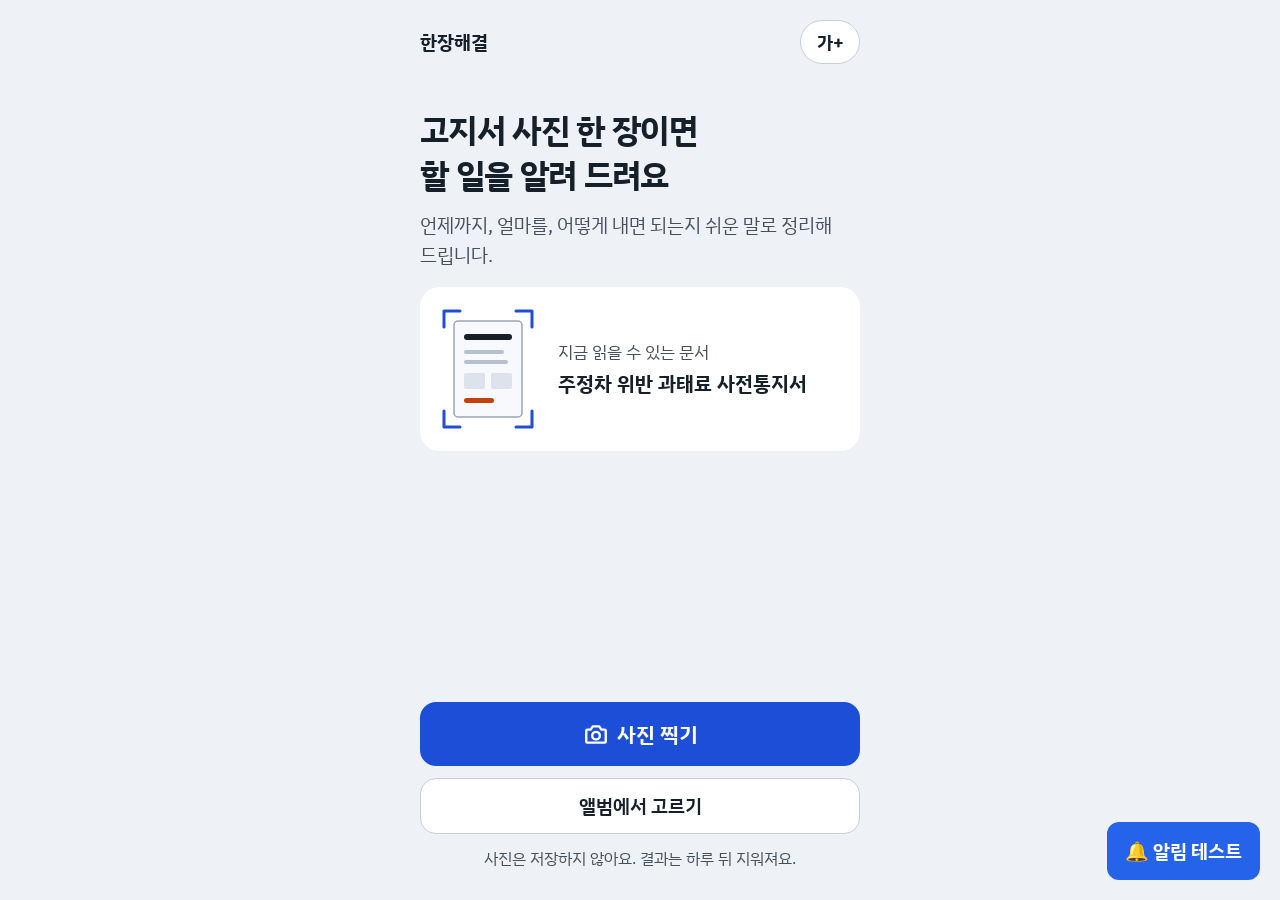
<file: frontend/index.html>
<!doctype html>
<html lang="ko">
<head>

<meta charset="utf-8">
<meta name="viewport" content="width=device-width, initial-scale=1, viewport-fit=cover">
<meta name="theme-color" content="#EEF1F5">
<meta name="description" content="과태료 고지서 사진 한 장으로 마감일과 낼 돈, 할 일을 쉬운 말로 알려 드려요.">
<title>한장해결 · 과태료 고지서 도우미</title>
<link rel="preconnect" href="https://fonts.googleapis.com">
<link rel="preconnect" href="https://fonts.gstatic.com" crossorigin>
<!-- 글꼴은 늦게 와도 화면을 막지 않게 (느린 모바일 데이터 대비). 못 받으면 기본 고딕으로 보인다 -->
<link rel="stylesheet" href="https://fonts.googleapis.com/css2?family=IBM+Plex+Sans+KR:wght@400;500;600;700&display=swap" media="print" onload="this.media='all'">
<link rel="stylesheet" href="css/app.css">
<link rel="manifest" href="/manifest.webmanifest">
<meta name="theme-color" content="#2563eb">
</head>
<body>
<div id="app" class="app"><main class="screen"><p class="lead">한장해결을 여는 중이에요…</p></main></div>
<!-- 카메라(바로 촬영)와 앨범(고르기)은 같은 처리로 이어진다 -->
<input id="file-camera" type="file" accept="image/*" capture="environment" hidden>
<input id="file-album" type="file" accept="image/*" hidden>
<div id="toast" class="toast" role="status" aria-live="polite"></div>
<noscript><p style="padding:24px;font-size:20px">자바스크립트를 켜야 쓸 수 있어요.</p></noscript>
<script type="module" src="js/app.js"></script>

<script>
  // 한장해결AI 2.0 - Service Worker 등록
  if ("serviceWorker" in navigator) {
    window.addEventListener("load", async () => {
      try {
        const registration = await navigator.serviceWorker.register("/sw.js");
        console.log("한장해결AI PWA 등록 성공:", registration.scope);
      } catch (error) {
        console.error("한장해결AI PWA 등록 실패:", error);
      }
    });
  }
</script>


<!-- PWA 알림 테스트용 임시 버튼 -->
<a href="/notify-test.html"
   style="
     position: fixed;
     bottom: 20px;
     right: 20px;
     z-index: 9999;
     padding: 14px 18px;
     background: #2563eb;
     color: white;
     border-radius: 12px;
     text-decoration: none;
     font-weight: bold;
   ">
  🔔 알림 테스트
</a>

</body>
</html>
</file>
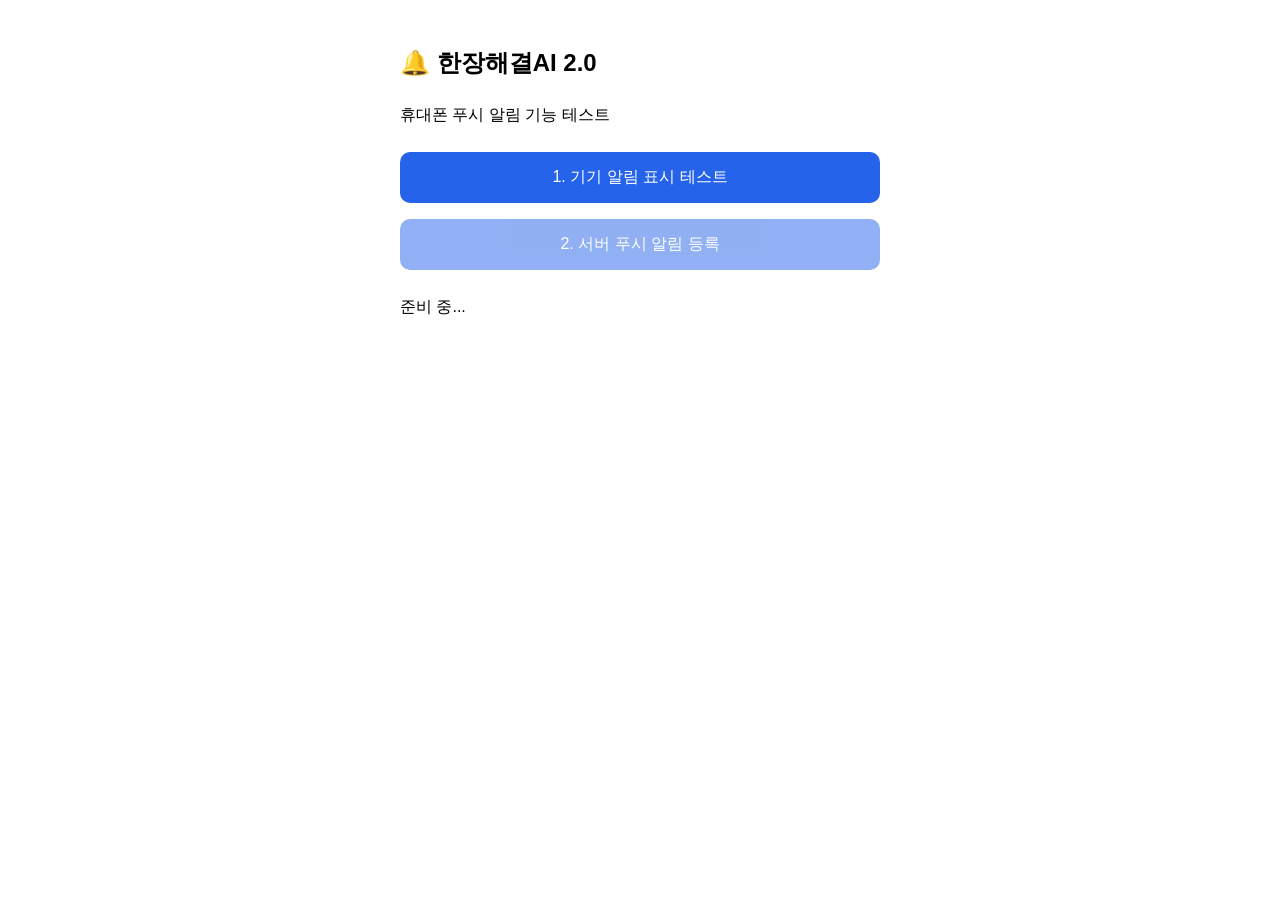
<file: frontend/notify-test.html>
<!DOCTYPE html>
<html lang="ko">
<head>
  <meta charset="UTF-8">
  <meta name="viewport"
        content="width=device-width, initial-scale=1">
  <title>한장해결AI 2.0 알림 테스트</title>
  <style>
    body {
      font-family: sans-serif;
      padding: 24px;
      max-width: 480px;
      margin: auto;
      line-height: 1.6;
    }
    button {
      padding: 15px;
      margin: 8px 0;
      width: 100%;
      border: 0;
      border-radius: 10px;
      background: #2563eb;
      color: white;
      font-size: 16px;
    }
    button:disabled {
      opacity: 0.5;
    }
    #status {
      overflow-wrap: anywhere;
      white-space: pre-wrap;
    }
  </style>
</head>
<body>
  <h2>🔔 한장해결AI 2.0</h2>
  <p>휴대폰 푸시 알림 기능 테스트</p>

  <button id="localBtn">
    1. 기기 알림 표시 테스트
  </button>

  <button id="subscribeBtn" disabled>
    2. 서버 푸시 알림 등록
  </button>

  <p id="status">준비 중...</p>

  <script>
    const localBtn = document.getElementById("localBtn");
    const subscribeBtn = document.getElementById("subscribeBtn");
    const statusEl = document.getElementById("status");

    let publicKey = null;
    let registration = null;

    function show(message) {
      statusEl.textContent = message;
    }

    function toUint8Array(value) {
      const padding = "=".repeat(
        (4 - value.length % 4) % 4
      );

      const base64 = (value + padding)
        .replace(/-/g, "+")
        .replace(/_/g, "/");

      const raw = atob(base64);

      return Uint8Array.from(
        raw,
        char => char.charCodeAt(0)
      );
    }

    // 서버와 Service Worker 준비
    async function initialize() {
      try {
        if (
          !("serviceWorker" in navigator) ||
          !("PushManager" in window) ||
          !("Notification" in window)
        ) {
          show("이 브라우저에서는 푸시 알림을 지원하지 않아요.");
          return;
        }

        await navigator.serviceWorker.register("/sw.js");
        registration = await navigator.serviceWorker.ready;

        const response = await fetch("/api/push/public-key");

        if (!response.ok) {
          throw new Error("서버 공개키를 가져오지 못했어요.");
        }

        const data = await response.json();
        publicKey = data.publicKey;

        subscribeBtn.disabled = false;
        show("✅ 준비 완료! 알림을 등록할 수 있어요.");

      } catch (error) {
        show("준비 오류: " + error.message);
      }
    }

    localBtn.addEventListener("click", async () => {
      try {
        const permission = await Notification.requestPermission();

        if (permission !== "granted") {
          show("알림 권한을 허용해 주세요.");
          return;
        }

        if (!registration) {
          show("Service Worker가 아직 준비되지 않았어요.");
          return;
        }

        await registration.showNotification(
          "한장해결AI 2.0",
          {
            body: "기기 알림 표시 테스트 성공!",
            icon: "/icons/icon-192.png"
          }
        );

        show("✅ 기기 알림 표시 성공!");

      } catch (error) {
        show("오류: " + error.message);
      }
    });

    subscribeBtn.addEventListener("click", async () => {
      try {
        if (!publicKey || !registration) {
          show("준비가 완료되지 않았어요.");
          return;
        }

        const permission = await Notification.requestPermission();

        if (permission !== "granted") {
          show("알림 권한을 허용해 주세요.");
          return;
        }

        // 브라우저 푸시 구독 생성
        let subscription =
          await registration.pushManager.getSubscription();

        if (!subscription) {
          subscription = await registration.pushManager.subscribe({
            userVisibleOnly: true,
            applicationServerKey: toUint8Array(publicKey)
          });
        }

        // 서버에 구독 정보 전송
        const response = await fetch("/api/push/subscribe", {
          method: "POST",
          headers: {
            "Content-Type": "application/json"
          },
          body: JSON.stringify(subscription)
        });

        if (!response.ok) {
          throw new Error(
            "서버 구독 등록 실패: " + response.status
          );
        }

        const result = await response.json();

        show(
          "✅ 서버 푸시 구독 등록 성공!\n\n" +
          "구독 ID:\n" + result.subscription_id
        );

      } catch (error) {
        show("푸시 등록 오류: " + error.message);
      }
    });

    initialize();
  </script>
</body>
</html>
</file>
<file: frontend/css/app.css>
/* 한장해결 — 고령자용 큰 글씨 화면.
   색·크기는 프로토타입(디자인 캔버스)과 같다. 글자 크기는 rem 이라 html.big 하나로 전체가 커진다. */
:root {
  --ground: #EEF1F5;
  --card: #FFFFFF;
  --ink: #15202B;
  --ink-2: #44505E;
  --line: #E2E7EE;
  --line-2: #C7CFDA;
  --action: #1D4ED8;
  --action-dark: #1E3A8A;
  --action-soft: #DDE7F7;
  --deadline: #C2410C;
  --deadline-line: #E6C9B8;
  --passed: #5B6573;
  --attn-bg: #FFF4D6;
  --attn-line: #E2A82B;
  --attn-ink: #4A3200;
  --attn-dot: #8A5A00;
  --ok: #15803D;
  --ok-bg: #E6F4EA;
  --ok-ink: #14532D;
  --info-bg: #E3E9F2;
  --dark: #1B2533;
}
html { font-size: 100%; -webkit-text-size-adjust: 100%; }
html.big { font-size: 112.5%; }
*, *::before, *::after { box-sizing: border-box; }
body {
  margin: 0; background: var(--ground); color: var(--ink);
  font-family: 'IBM Plex Sans KR', 'Apple SD Gothic Neo', 'Malgun Gothic', system-ui, sans-serif;
  font-size: 1.1875rem; line-height: 1.6; word-break: keep-all; overflow-wrap: anywhere;
}
a { color: var(--action); }
a:hover { color: var(--action-dark); }
h1, h2, p, figure, ol, ul { margin: 0; }
button, input { font: inherit; }
:focus-visible { outline: 3px solid var(--action); outline-offset: 2px; border-radius: 6px; }
h1:focus { outline: none; }

.screen {
  max-width: 30rem; margin: 0 auto; min-height: 100vh; min-height: 100dvh;
  padding: 1rem 1.25rem calc(1.75rem + env(safe-area-inset-bottom, 0px));
  display: flex; flex-direction: column; gap: 1rem;
}
.topbar { display: flex; align-items: center; justify-content: space-between; min-height: 3.25rem; }
.brand { font-size: 1.1875rem; font-weight: 700; color: var(--ink); text-decoration: none; min-height: 2.75rem; display: flex; align-items: center; }
.back { display: flex; align-items: center; gap: 0.25rem; min-height: 2.75rem; padding-right: 0.75rem; color: var(--ink); font-size: 1.125rem; font-weight: 600; text-decoration: none; }
.pill { min-height: 2.75rem; min-width: 3.75rem; padding: 0 0.875rem; border: 1.5px solid var(--line-2); border-radius: 999px; background: var(--card); color: var(--ink); font-size: 1.125rem; font-weight: 700; cursor: pointer; }

h1 { font-size: 1.875rem; line-height: 1.36; font-weight: 700; letter-spacing: -0.02em; }
.hero h1 { font-size: 2.0625rem; }
h2 { font-size: 1.4375rem; line-height: 1.4; font-weight: 700; }
.lead { font-size: 1.1875rem; color: var(--ink-2); }
.muted { color: var(--ink-2); }
.small { font-size: 1rem; }
.fine { font-size: 1rem; color: var(--ink-2); text-align: center; }
.stack { display: flex; flex-direction: column; gap: 0.75rem; }
.identity { display: flex; flex-direction: column; gap: 0.25rem; }
.identity p { font-size: 1.0625rem; color: var(--ink-2); }
.identity h1 { font-size: 1.6875rem; }

.card { background: var(--card); border-radius: 1.25rem; padding: 1.25rem; }
.actions { margin-top: auto; display: flex; flex-direction: column; gap: 0.75rem; padding-top: 0.5rem; }
.btn {
  display: flex; align-items: center; justify-content: center; gap: 0.5rem; width: 100%;
  min-height: 3.5rem; padding: 0.5rem 1rem; border: 1.5px solid var(--line-2); border-radius: 1rem;
  background: var(--card); color: var(--ink); font-size: 1.1875rem; font-weight: 600; text-decoration: none; cursor: pointer;
}
.btn.primary { min-height: 4rem; border: none; background: var(--action); color: #fff; font-size: 1.3125rem; font-weight: 700; }
.btn.primary:hover { background: var(--action-dark); color: #fff; }
.btn.outline-action { border-color: var(--action); color: var(--action); font-weight: 700; }
.btn:disabled { opacity: 0.6; cursor: wait; }
.btn.text { border: none; background: none; text-decoration: underline; min-height: 2.75rem; }
.row-2 { display: grid; grid-template-columns: repeat(2, minmax(0, 1fr)); gap: 0.75rem; }
.link-btn { align-self: flex-start; display: inline-flex; align-items: center; min-height: 2.75rem; font-size: 1.0625rem; font-weight: 700; background: none; border: none; padding: 0; color: var(--action); cursor: pointer; text-decoration: underline; text-underline-offset: 3px; }

/* 홈 */
.doc-hint { display: flex; align-items: center; gap: 1.375rem; }
.doc-hint figcaption { font-size: 1.0625rem; color: var(--ink-2); line-height: 1.55; }
.doc-hint strong { display: block; margin-top: 0.25rem; font-size: 1.25rem; line-height: 1.4; color: var(--ink); }

/* 촬영 안내 */
.viewfinder { background: var(--dark); border-radius: 1.25rem; padding: 1.125rem 0 1rem; display: flex; flex-direction: column; align-items: center; gap: 0.625rem; color: #fff; font-size: 1.0625rem; }
.viewfinder svg { max-width: 100%; height: auto; }
.tips { list-style: none; padding: 0; display: flex; flex-direction: column; gap: 1rem; }
.tips li { display: flex; align-items: center; gap: 1rem; }
.tip-icon { flex: none; width: 3rem; height: 3rem; border-radius: 50%; background: var(--action-soft); color: var(--action); display: flex; align-items: center; justify-content: center; }
.tips strong { display: block; font-size: 1.1875rem; }
.tips span span { font-size: 1rem; color: var(--ink-2); }

/* 사진 확인 */
.preview { background: var(--dark); border-radius: 1.125rem; min-height: 14rem; max-height: 52vh; display: flex; align-items: center; justify-content: center; overflow: hidden; }
.preview img { max-width: 100%; max-height: 52vh; display: block; object-fit: contain; }
.checks { list-style: none; padding: 0; display: flex; flex-direction: column; gap: 0.625rem; }
.checks li { display: flex; align-items: center; gap: 0.625rem; font-size: 1.125rem; font-weight: 600; }
.checks .ok { color: var(--ok); }
.checks .warn { color: var(--attn-dot); }

/* 판독 중 */
.progress { list-style: none; padding: 0; display: flex; flex-direction: column; gap: 0.875rem; }
.progress li { display: flex; gap: 1rem; align-items: flex-start; background: var(--card); border-radius: 1rem; padding: 1.125rem; }
.dot { flex: none; width: 2.5rem; height: 2.5rem; border-radius: 50%; display: flex; align-items: center; justify-content: center; font-size: 1.1875rem; font-weight: 700; }
.dot.done { background: var(--ok); color: #fff; }
.dot.now { background: var(--action); color: #fff; animation: pulse 1.4s ease-in-out infinite; }
.dot.wait { background: #E2E7EE; color: var(--ink-2); }
.progress strong { display: block; font-size: 1.1875rem; }
.progress span span { font-size: 1rem; color: var(--ink-2); }
@keyframes pulse { 50% { box-shadow: 0 0 0 0.5rem rgba(29, 78, 216, 0.15); } }

/* 결과: 일력 모양 마감일 카드 */
.deadline { background: var(--card); border-radius: 1.25rem; overflow: hidden; border: 1.5px solid var(--deadline-line); }
.deadline .band { background: var(--deadline); color: #fff; min-height: 2.875rem; display: flex; align-items: center; justify-content: space-between; padding: 0 1.125rem; font-size: 1.125rem; font-weight: 700; }
.deadline .holes { display: flex; gap: 1.875rem; }
.deadline .holes i { width: 0.6875rem; height: 0.6875rem; border-radius: 50%; background: var(--ground); }
.deadline .body { padding: 1rem 1.25rem 1.25rem; display: flex; flex-direction: column; align-items: center; gap: 0.25rem; text-align: center; }
.deadline .date { font-size: 3.875rem; line-height: 1.1; font-weight: 700; letter-spacing: -0.03em; }
.deadline .left { font-size: 1.5rem; font-weight: 600; color: var(--deadline); }
.deadline.passed { border-color: #CBD2DB; }
.deadline.passed .band { background: var(--passed); }
.deadline.passed .date { color: var(--passed); }
.deadline.passed .left { color: var(--ink); }
.deadline.unknown .band { background: var(--attn-dot); }

.money .label { font-size: 1.0625rem; color: var(--ink-2); }
.money .amount { font-size: 2.875rem; line-height: 1.15; font-weight: 700; letter-spacing: -0.02em; }
.money .accounts { margin-top: 0.75rem; border-top: 1px solid var(--line); padding-top: 0.875rem; display: flex; flex-direction: column; gap: 0.625rem; }
.money .acc { font-size: 1.25rem; font-weight: 700; }

.attention { background: var(--attn-bg); border: 1.5px solid var(--attn-line); border-radius: 1.125rem; padding: 1rem; display: flex; flex-direction: column; gap: 0.625rem; color: var(--attn-ink); }
.attention .head { display: flex; align-items: center; gap: 0.625rem; font-size: 1.1875rem; font-weight: 700; }
.attention .mark { flex: none; width: 2rem; height: 2rem; border-radius: 50%; background: var(--attn-dot); color: #fff; display: flex; align-items: center; justify-content: center; font-weight: 700; }
.attention .suggest { background: var(--card); border-radius: 0.75rem; padding: 0.75rem 0.875rem; font-size: 1.25rem; font-weight: 700; color: var(--ink); }
.ok-note { background: var(--ok-bg); color: var(--ok-ink); border-radius: 1.125rem; padding: 1rem; display: flex; gap: 0.75rem; align-items: flex-start; font-weight: 600; }
.info { background: var(--info-bg); border-radius: 1rem; padding: 1rem 1.125rem; display: flex; gap: 0.75rem; align-items: flex-start; font-size: 1.0625rem; }

.steps { list-style: none; padding: 0; display: flex; flex-direction: column; gap: 0.75rem; }
.steps > li { background: var(--card); border-radius: 1.125rem; padding: 1.125rem; display: flex; gap: 0.875rem; }
.num { flex: none; width: 2.25rem; height: 2.25rem; border-radius: 50%; background: var(--ink); color: #fff; display: flex; align-items: center; justify-content: center; font-size: 1.125rem; font-weight: 700; }
.steps strong { display: block; font-size: 1.1875rem; line-height: 1.45; }
.steps p { font-size: 1.0625rem; color: var(--ink-2); margin-top: 0.375rem; }
.dashed { display: flex; flex-direction: column; gap: 0.25rem; background: var(--card); border: 1.5px dashed #9AA6B5; border-radius: 1.125rem; padding: 1rem 1.125rem; color: var(--ink); text-decoration: none; }
.dashed span { font-size: 1rem; color: var(--ink-2); }
.foot { display: flex; flex-direction: column; gap: 0.375rem; padding-top: 0.25rem; }

/* 할 일 상세 */
.tabs { display: grid; grid-template-columns: repeat(3, minmax(0, 1fr)); gap: 0.5rem; background: #DCE2EA; padding: 0.375rem; border-radius: 1rem; }
.tabs button { min-height: 3.25rem; border: none; border-radius: 0.75rem; background: transparent; color: var(--ink); font-size: 1.125rem; font-weight: 700; cursor: pointer; }
.tabs button[aria-selected="true"] { background: var(--action); color: #fff; }
.plain-list { margin: 0; padding-left: 1.375rem; display: flex; flex-direction: column; gap: 0.5rem; }

/* 읽은 내용 */
.fields { list-style: none; padding: 0; background: var(--card); border-radius: 1.125rem; overflow: hidden; }
.fields li { padding: 0.875rem 1.125rem; display: flex; flex-direction: column; gap: 0.125rem; }
.fields li + li { border-top: 1px solid var(--line); }
.fields .meta { display: flex; justify-content: space-between; gap: 0.75rem; font-size: 1rem; color: var(--ink-2); }
.fields .val { font-size: 1.1875rem; font-weight: 700; line-height: 1.45; }
.fields .why { margin-top: 0.375rem; background: var(--attn-bg); color: var(--attn-ink); border-radius: 0.625rem; padding: 0.5rem 0.75rem; font-size: 1rem; }
.fields .none { color: var(--ink-2); font-weight: 600; }
.photo { width: 100%; height: auto; display: block; border-radius: 0.75rem; }

/* 법령 */
.law { display: flex; flex-direction: column; gap: 0.5rem; }
.law .where { font-size: 1rem; color: var(--ink-2); }
.law strong { font-size: 1.1875rem; line-height: 1.5; }
.law .excerpt { background: #F3F5F8; border-radius: 0.75rem; padding: 0.875rem; font-size: 1rem; line-height: 1.65; }

/* 오류 */
.illust { background: var(--dark); border-radius: 1.25rem; min-height: 12rem; display: flex; align-items: center; justify-content: center; overflow: hidden; }

.toast {
  position: fixed; left: 50%; bottom: calc(1.5rem + env(safe-area-inset-bottom, 0px)); transform: translate(-50%, 1rem);
  max-width: calc(100% - 2.5rem); background: var(--ink); color: #fff; padding: 0.875rem 1.25rem; border-radius: 0.875rem;
  font-size: 1.0625rem; font-weight: 600; opacity: 0; pointer-events: none; transition: opacity .2s, transform .2s; z-index: 10;
}
.toast.show { opacity: 1; transform: translate(-50%, 0); }
.sr-only { position: absolute; width: 1px; height: 1px; overflow: hidden; clip: rect(0 0 0 0); white-space: nowrap; }

@media (prefers-reduced-motion: reduce) {
  .dot.now { animation: none; }
  .toast { transition: none; }
}
</file>
